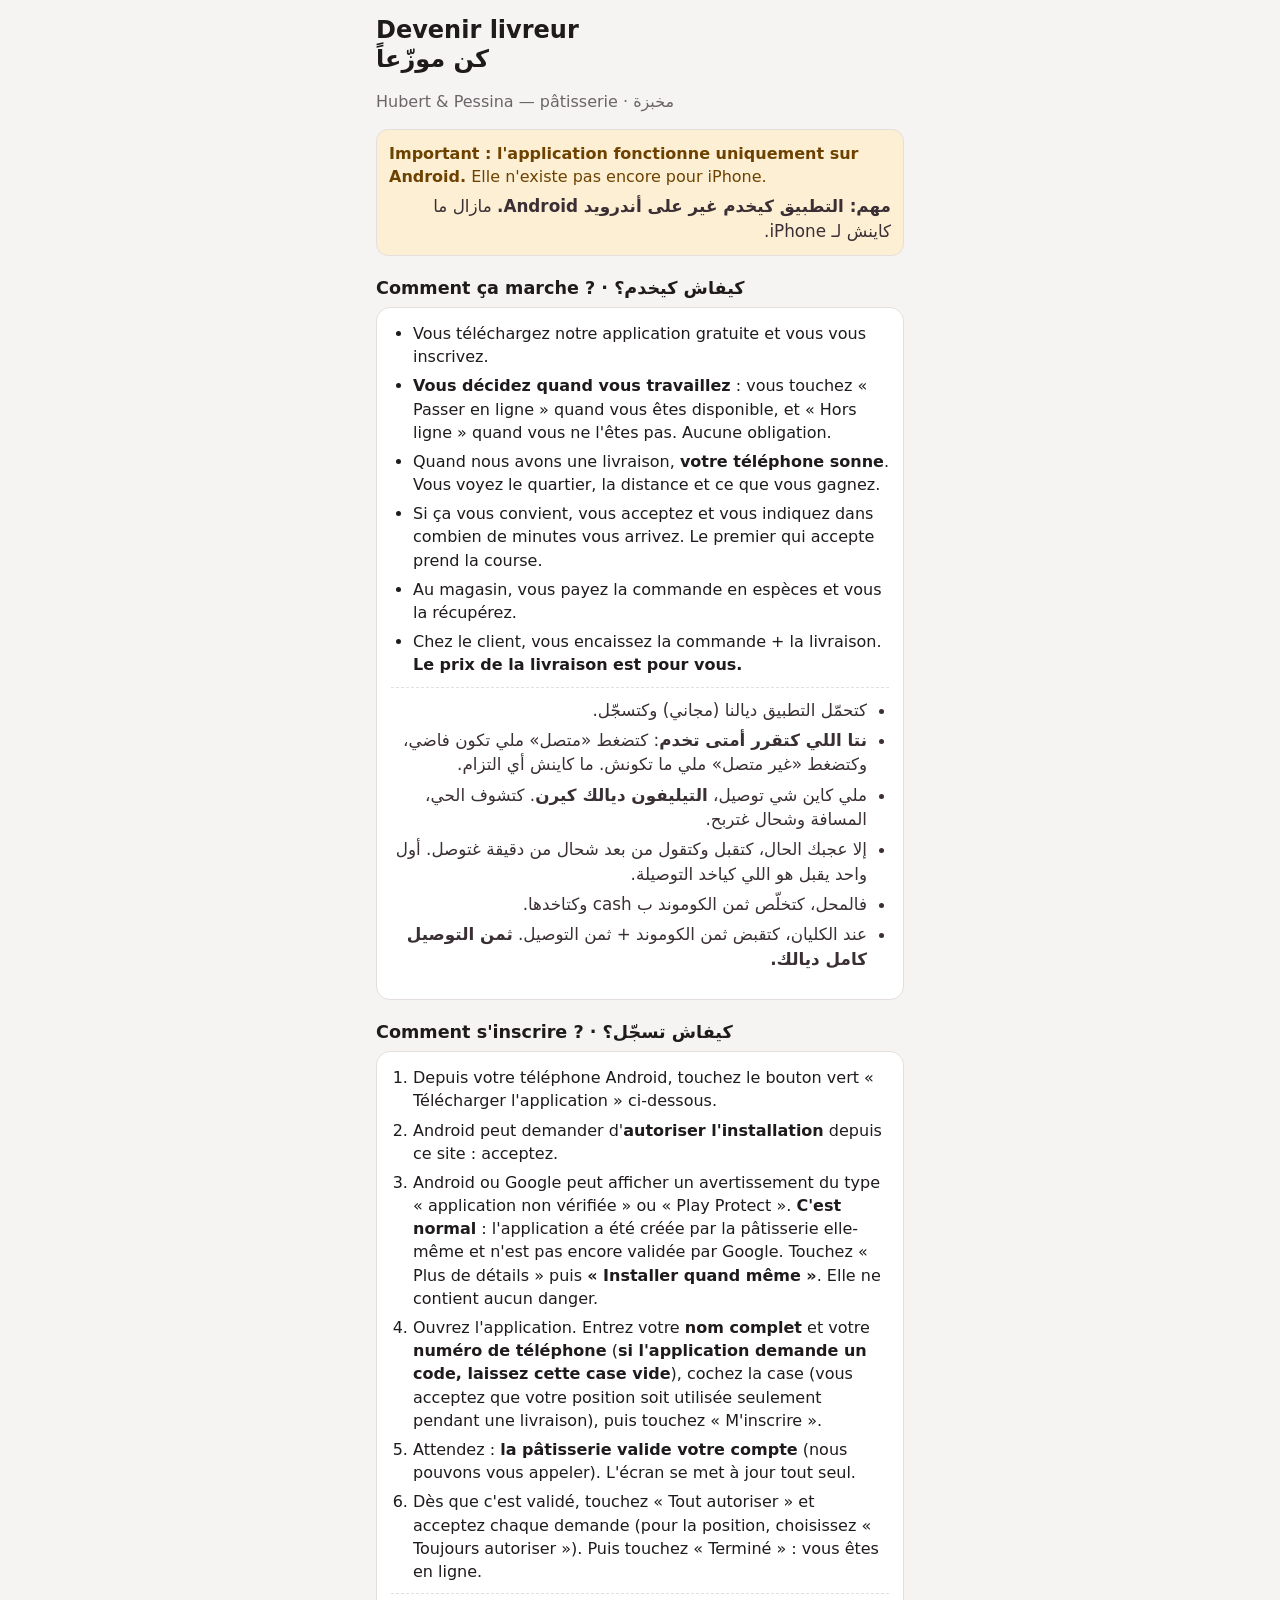
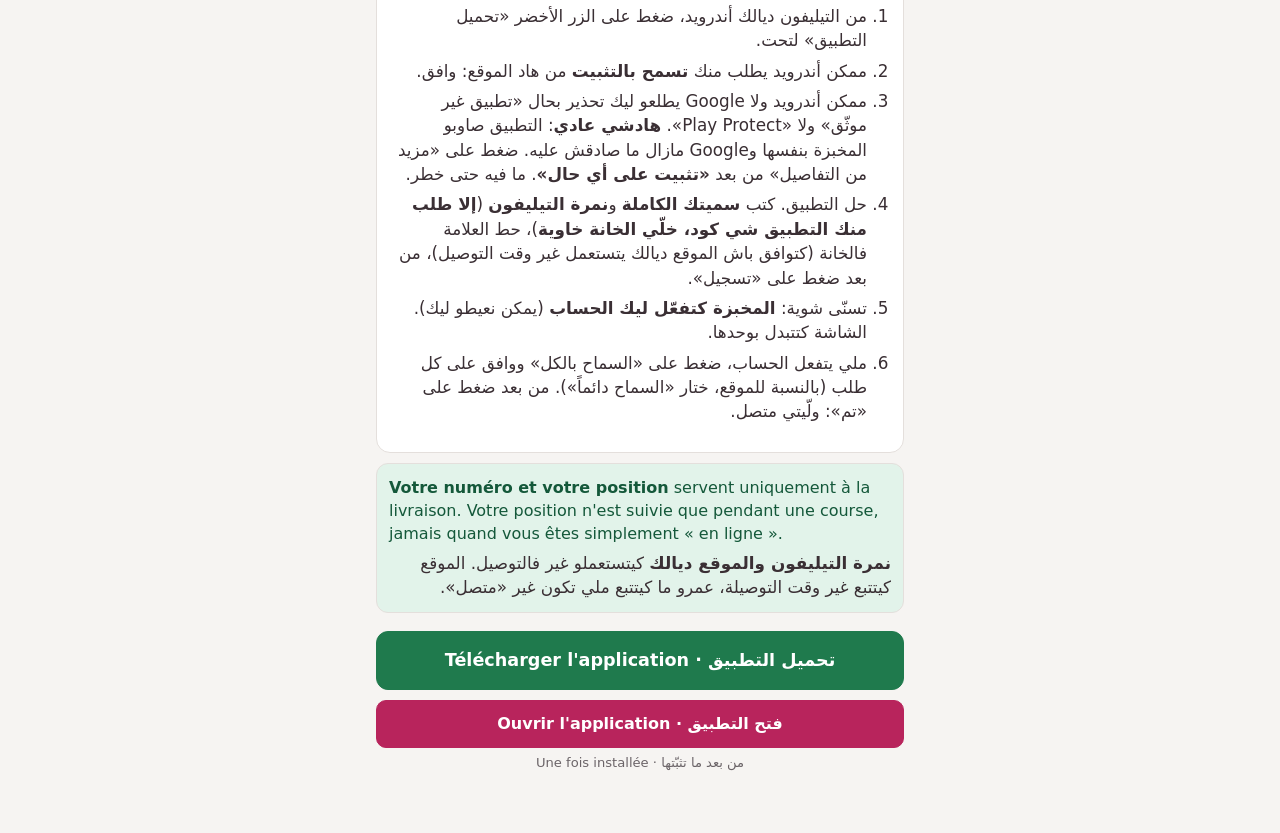
<file: guide.html>
<!doctype html>
<html lang="fr" dir="ltr">
<head>
  <meta charset="utf-8">
  <meta name="viewport" content="width=device-width, initial-scale=1">
  <meta name="robots" content="noindex">
  <title>Devenir livreur — Hubert &amp; Pessina</title>
  <link rel="stylesheet" href="style.css">
  <style>
    .guide { max-width: 560px; margin: 0 auto; padding: 16px 16px 48px; }
    .guide h1 { font-size: 1.5rem; margin-bottom: 4px; }
    .guide h2 { font-size: 1.1rem; margin: 22px 0 8px; }
    .pair { margin-bottom: 14px; }
    .pair .fr { margin: 0 0 6px; }
    .pair .ar { margin: 0; direction: rtl; text-align: right; font-size: 1.05rem; color: #3a2f34; }
    .pair ol, .pair ul { margin: 0; padding-inline-start: 22px; }
    .pair .ar ol, .pair .ar ul { padding-inline-start: 0; padding-inline-end: 22px; }
    .pair li { margin-bottom: 6px; }
    .warn { background: var(--warn-bg); color: #6d4200; border-radius: 12px; padding: 12px; }
    .ok { background: var(--ok-bg); color: #14583a; border-radius: 12px; padding: 12px; }
    .cta { margin-top: 18px; }
    hr.sep { border: 0; border-top: 1px dashed var(--line); margin: 10px 0; }
  </style>
</head>
<body>
  <div class="guide">
    <h1>Devenir livreur<br><span dir="rtl">كن موزّعاً</span></h1>
    <p class="muted">Hubert &amp; Pessina — pâtisserie · <span dir="rtl">مخبزة</span></p>

    <div class="card warn">
      <div class="pair" style="margin:0">
        <p class="fr"><b>Important : l'application fonctionne uniquement sur Android.</b> Elle n'existe pas encore pour iPhone.</p>
        <p class="ar"><b>مهم: التطبيق كيخدم غير على أندرويد <bdi>Android</bdi>.</b> مازال ما كاينش لـ <bdi>iPhone</bdi>.</p>
      </div>
    </div>

    <h2>Comment ça marche ? · <span dir="rtl">كيفاش كيخدم؟</span></h2>
    <div class="card">
      <div class="pair">
        <ul class="fr">
          <li>Vous téléchargez notre application gratuite et vous vous inscrivez.</li>
          <li><b>Vous décidez quand vous travaillez</b> : vous touchez « Passer en ligne » quand vous êtes disponible, et « Hors ligne » quand vous ne l'êtes pas. Aucune obligation.</li>
          <li>Quand nous avons une livraison, <b>votre téléphone sonne</b>. Vous voyez le quartier, la distance et ce que vous gagnez.</li>
          <li>Si ça vous convient, vous acceptez et vous indiquez dans combien de minutes vous arrivez. Le premier qui accepte prend la course.</li>
          <li>Au magasin, vous payez la commande en espèces et vous la récupérez.</li>
          <li>Chez le client, vous encaissez la commande + la livraison. <b>Le prix de la livraison est pour vous.</b></li>
        </ul>
        <hr class="sep">
        <ul class="ar">
          <li>كتحمّل التطبيق ديالنا (مجاني) وكتسجّل.</li>
          <li><b>نتا اللي كتقرر أمتى تخدم</b>: كتضغط «متصل» ملي تكون فاضي، وكتضغط «غير متصل» ملي ما تكونش. ما كاينش أي التزام.</li>
          <li>ملي كاين شي توصيل، <b>التيليفون ديالك كيرن</b>. كتشوف الحي، المسافة وشحال غتربح.</li>
          <li>إلا عجبك الحال، كتقبل وكتقول من بعد شحال من دقيقة غتوصل. أول واحد يقبل هو اللي كياخد التوصيلة.</li>
          <li>فالمحل، كتخلّص ثمن الكوموند ب cash وكتاخدها.</li>
          <li>عند الكليان، كتقبض ثمن الكوموند + ثمن التوصيل. <b>ثمن التوصيل كامل ديالك.</b></li>
        </ul>
      </div>
    </div>

    <h2>Comment s'inscrire ? · <span dir="rtl">كيفاش تسجّل؟</span></h2>
    <div class="card">
      <div class="pair">
        <ol class="fr">
          <li>Depuis votre téléphone Android, touchez le bouton vert « Télécharger l'application » ci-dessous.</li>
          <li>Android peut demander d'<b>autoriser l'installation</b> depuis ce site : acceptez.</li>
          <li>Android ou Google peut afficher un avertissement du type « application non vérifiée » ou « Play Protect ». <b>C'est normal</b> : l'application a été créée par la pâtisserie elle-même et n'est pas encore validée par Google. Touchez « Plus de détails » puis <b>« Installer quand même »</b>. Elle ne contient aucun danger.</li>
          <li>Ouvrez l'application. Entrez votre <b>nom complet</b> et votre <b>numéro de téléphone</b> (<b>si l'application demande un code, laissez cette case vide</b>), cochez la case (vous acceptez que votre position soit utilisée seulement pendant une livraison), puis touchez « M'inscrire ».</li>
          <li>Attendez : <b>la pâtisserie valide votre compte</b> (nous pouvons vous appeler). L'écran se met à jour tout seul.</li>
          <li>Dès que c'est validé, touchez « Tout autoriser » et acceptez chaque demande (pour la position, choisissez « Toujours autoriser »). Puis touchez « Terminé » : vous êtes en ligne.</li>
        </ol>
        <hr class="sep">
        <ol class="ar">
          <li>من التيليفون ديالك أندرويد، ضغط على الزر الأخضر «تحميل التطبيق» لتحت.</li>
          <li>ممكن أندرويد يطلب منك <b>تسمح بالتثبيت</b> من هاد الموقع: وافق.</li>
          <li>ممكن أندرويد ولا Google يطلعو ليك تحذير بحال «تطبيق غير موثّق» ولا «Play Protect». <b>هادشي عادي</b>: التطبيق صاوبو المخبزة بنفسها وGoogle مازال ما صادقش عليه. ضغط على «مزيد من التفاصيل» من بعد <b>«تثبيت على أي حال»</b>. ما فيه حتى خطر.</li>
          <li>حل التطبيق. كتب <b>سميتك الكاملة</b> و<b>نمرة التيليفون</b> (<b>إلا طلب منك التطبيق شي كود، خلّي الخانة خاوية</b>)، حط العلامة فالخانة (كتوافق باش الموقع ديالك يتستعمل غير وقت التوصيل)، من بعد ضغط على «تسجيل».</li>
          <li>تسنّى شوية: <b>المخبزة كتفعّل ليك الحساب</b> (يمكن نعيطو ليك). الشاشة كتتبدل بوحدها.</li>
          <li>ملي يتفعل الحساب، ضغط على «السماح بالكل» ووافق على كل طلب (بالنسبة للموقع، ختار «السماح دائماً»). من بعد ضغط على «تم»: ولّيتي متصل.</li>
        </ol>
      </div>
    </div>

    <div class="card ok">
      <div class="pair" style="margin:0">
        <p class="fr"><b>Votre numéro et votre position</b> servent uniquement à la livraison. Votre position n'est suivie que pendant une course, jamais quand vous êtes simplement « en ligne ».</p>
        <p class="ar"><b>نمرة التيليفون والموقع ديالك</b> كيتستعملو غير فالتوصيل. الموقع كيتتبع غير وقت التوصيلة، عمرو ما كيتتبع ملي تكون غير «متصل».</p>
      </div>
    </div>

    <div class="cta">
      <a class="btn ok block" id="dl" style="font-size:1.1rem;padding:16px">Télécharger l'application · تحميل التطبيق</a>
      <a class="btn primary block" id="open" style="margin-top:10px">Ouvrir l'application · فتح التطبيق</a>
      <p class="hint" style="text-align:center">Une fois installée · من بعد ما تثبّتها</p>
    </div>
  </div>
  <script src="config.js"></script>
  <script>
    const cfg = window.APP_CONFIG || {}
    document.getElementById('dl').href = cfg.APK_URL || '#'
    document.getElementById('open').href = 'hpdispatch://join?t=PUBLIC'
  </script>
</body>
</html>
</file>
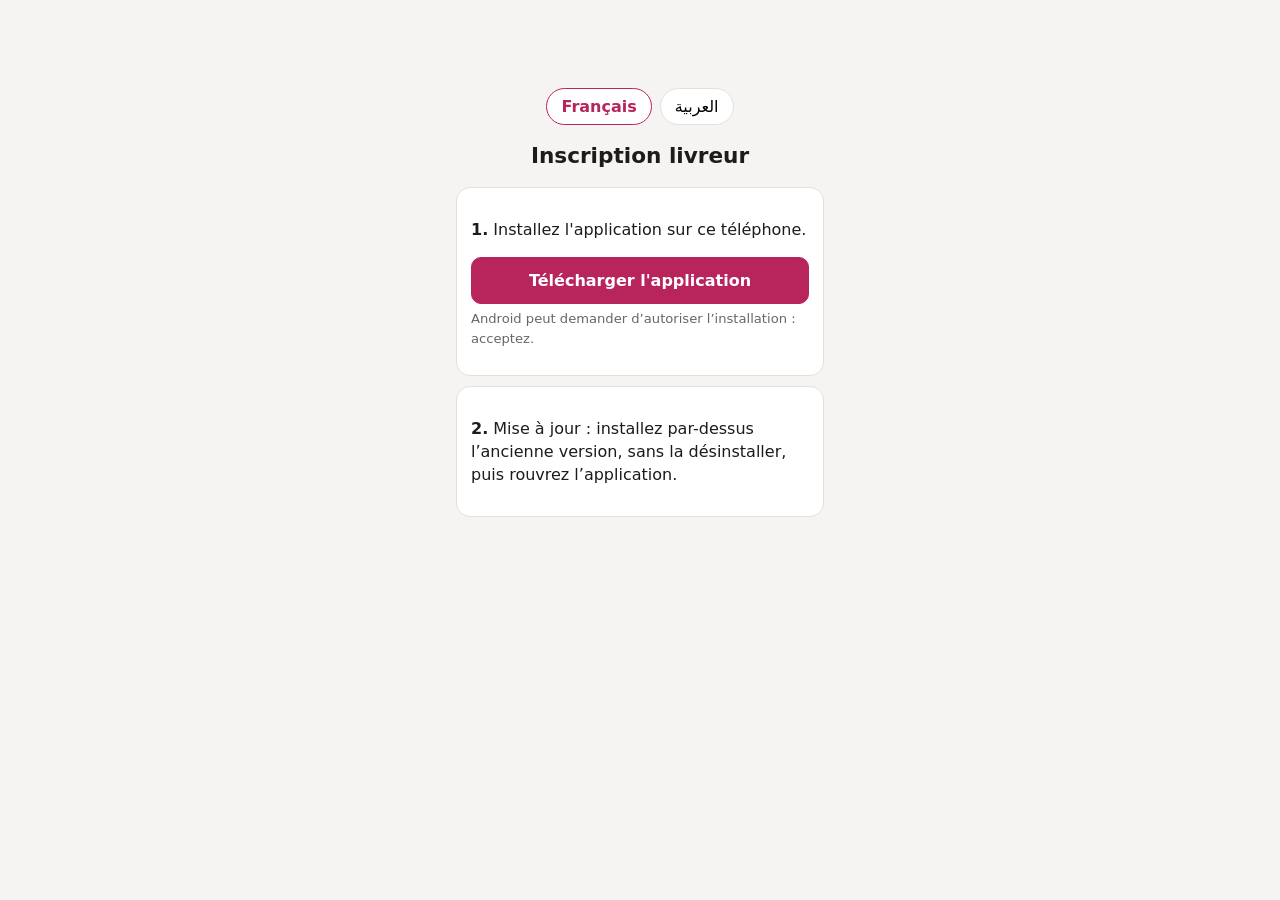
<file: join.html>
<!doctype html>
<html lang="fr" dir="ltr">
<head>
  <meta charset="utf-8">
  <meta name="viewport" content="width=device-width, initial-scale=1">
  <meta name="robots" content="noindex">
  <title>Inscription livreur</title>
  <link rel="stylesheet" href="style.css?v=1795444835">
</head>
<body>
  <!-- Page ouverte quand un livreur scanne le QR code de la pâtisserie. -->
  <div class="login">
    <div class="langs">
      <button data-l="fr">Français</button>
      <button data-l="ar">العربية</button>
    </div>
    <h1 id="title"></h1>
    <div class="card">
      <p><b>1.</b> <span id="s1"></span></p>
      <a class="btn primary block" id="dl"></a>
      <p class="hint" id="s1h"></p>
    </div>
    <div class="card">
      <p><b>2.</b> <span id="s2"></span></p>
      <a class="btn ok block" id="open"></a>
      <p class="hint" id="s2h"></p>
      <p class="qr"><span class="code" id="code"></span></p>
    </div>
  </div>
  <script src="config.js?v=1795444835"></script>
  <script>
    const T = {
      fr: {
        title: 'Inscription livreur',
        s1: "Installez l'application sur ce téléphone.",
        dl: "Télécharger l'application",
        soon: "L'application n'est pas encore disponible.",
        s1h: 'Android peut demander d’autoriser l’installation : acceptez.',
        s2: "Une fois installée, ouvrez-la avec ce bouton.",
        open: "Ouvrir l'application",
        s2h: 'Si le bouton ne marche pas, ouvrez l’application et tapez ce code :',
        nocode: 'Code manquant : scannez de nouveau le QR code.',
        upd: 'Mise à jour : installez par-dessus l’ancienne version, sans la désinstaller, puis rouvrez l’application.',
      },
      ar: {
        title: 'تسجيل الموزّع',
        s1: 'ثبّت التطبيق على هذا الهاتف.',
        dl: 'تحميل التطبيق',
        soon: 'التطبيق غير متوفر بعد.',
        s1h: 'قد يطلب أندرويد السماح بالتثبيت: وافق.',
        s2: 'بعد التثبيت، افتحه بهذا الزر.',
        open: 'فتح التطبيق',
        s2h: 'إذا لم يعمل الزر، افتح التطبيق واكتب هذا الرمز:',
        nocode: 'الرمز ناقص: امسح رمز QR من جديد.',
        upd: 'تحديث: ثبّت فوق النسخة القديمة دون حذفها، ثم افتح التطبيق.',
      },
    }
    const token = (location.hash.slice(1) || new URLSearchParams(location.search).get('t') || '').toUpperCase().replace(/[^A-Z0-9]/g, '').slice(0, 12)
    const apk = (window.APP_CONFIG || {}).APK_URL
    const $ = (id) => document.getElementById(id)
    function show(l) {
      const t = T[l]
      document.documentElement.lang = l
      document.documentElement.dir = l === 'ar' ? 'rtl' : 'ltr'
      document.title = t.title
      $('title').textContent = t.title
      $('s1').textContent = t.s1
      $('s1h').textContent = apk ? t.s1h : t.soon
      $('dl').textContent = t.dl
      $('s2').textContent = token ? t.s2 : t.upd
      $('open').textContent = t.open
      $('s2h').textContent = token ? t.s2h : ''
      document.querySelectorAll('[data-l]').forEach((b) => b.classList.toggle('on', b.dataset.l === l))
    }
    if (apk) $('dl').href = apk
    else $('dl').style.display = 'none'
    $('code').textContent = token
    if (token) $('open').href = 'hpdispatch://join?t=' + token
    else $('open').style.display = 'none'
    document.querySelectorAll('[data-l]').forEach((b) => b.addEventListener('click', () => show(b.dataset.l)))
    show((navigator.language || 'fr').startsWith('ar') ? 'ar' : 'fr')
  </script>
</body>
</html>
</file>
<file: style.css>
:root {
  --bg: #f6f4f2;
  --card: #ffffff;
  --text: #1f1a1c;
  --muted: #6b6468;
  --line: #e4dfdc;
  --brand: #b8245c;
  --brand-ink: #ffffff;
  --ok: #1f7a4d;
  --ok-bg: #e2f3ea;
  --warn: #9a5b00;
  --warn-bg: #fdefd3;
  --bad: #b3261e;
  --bad-bg: #fbe4e2;
  --info: #1c5fa8;
  --info-bg: #e1edfa;
  --idle-bg: #ece8e6;
  --radius: 14px;
}
* { box-sizing: border-box; }
html, body { margin: 0; }
body {
  background: var(--bg);
  color: var(--text);
  font: 16px/1.45 system-ui, -apple-system, "Segoe UI", Roboto, "Noto Sans Arabic", sans-serif;
  -webkit-text-size-adjust: 100%;
}
h1, h2, h3 { margin: 0; line-height: 1.2; }
h1 { font-size: 1.35rem; }
h2 { font-size: 1.1rem; }
h3 { font-size: .8rem; text-transform: uppercase; letter-spacing: .04em; color: var(--muted); margin: 20px 0 8px; }
[dir="rtl"] h3 { letter-spacing: 0; font-size: .9rem; }
a { color: var(--brand); }
.muted { color: var(--muted); }
.small { font-size: .875rem; }
.num { font-variant-numeric: tabular-nums; direction: ltr; unicode-bidi: isolate; }

/* Structure */
.shell { max-width: 760px; margin: 0 auto; padding: 16px 16px 96px; }
.topbar { display: flex; align-items: center; justify-content: space-between; gap: 12px; margin-bottom: 14px; }
.nav {
  position: fixed; inset-inline: 0; bottom: 0; z-index: 20;
  display: flex; background: var(--card); border-top: 1px solid var(--line);
  padding-bottom: env(safe-area-inset-bottom);
}
.nav button {
  flex: 1; border: 0; background: none; padding: 10px 2px 9px; font: inherit; font-size: .72rem;
  color: var(--muted); display: flex; flex-direction: column; align-items: center; gap: 3px; cursor: pointer; min-width: 0;
}
.nav button svg { width: 24px; height: 24px; }
.nav button.on { color: var(--brand); font-weight: 600; }
.nav .badge {
  position: absolute; margin-inline-start: 22px; margin-top: -4px; background: var(--bad); color: #fff;
  border-radius: 10px; font-size: .68rem; min-width: 18px; height: 18px; line-height: 18px; padding: 0 5px;
}
.banner { background: var(--info-bg); color: var(--info); padding: 8px 16px; font-size: .85rem; text-align: center; }

/* Cartes */
.card { background: var(--card); border: 1px solid var(--line); border-radius: var(--radius); padding: 14px; margin-bottom: 10px; }
button.card { display: block; width: 100%; text-align: start; font: inherit; color: inherit; cursor: pointer; }
button.card:active { background: #faf8f7; }
.row { display: flex; align-items: center; justify-content: space-between; gap: 10px; }
.row > .grow { flex: 1; min-width: 0; }
.title { font-weight: 600; overflow-wrap: anywhere; }
.empty { text-align: center; color: var(--muted); padding: 36px 12px; }

.chip { display: inline-block; padding: 3px 10px; border-radius: 999px; font-size: .78rem; font-weight: 600; white-space: nowrap; background: var(--idle-bg); color: var(--muted); }
.chip.broadcast, .chip.pending { background: var(--warn-bg); color: var(--warn); }
.chip.accepted, .chip.at_shop, .chip.picked_up { background: var(--info-bg); color: var(--info); }
.chip.delivered, .chip.active { background: var(--ok-bg); color: var(--ok); }
.chip.cancelled, .chip.blocked, .chip.rejected, .chip.late { background: var(--bad-bg); color: var(--bad); }
.dot { display: inline-block; width: 9px; height: 9px; border-radius: 50%; background: #b9b2b5; margin-inline-end: 6px; }
.dot.on { background: var(--ok); }
.dot.busy { background: var(--info); }

.alert { border-color: var(--bad); background: var(--bad-bg); }
.alert.warn { border-color: #e2b25a; background: var(--warn-bg); }
.alert > .title { color: var(--bad); }
.alert.warn > .title { color: var(--warn); }

/* Boutons */
.btn {
  appearance: none; border: 1px solid var(--line); background: var(--card); color: var(--text);
  border-radius: 10px; padding: 11px 14px; font: inherit; font-weight: 600; cursor: pointer; min-height: 44px;
  text-align: center; text-decoration: none; display: inline-block;
}
.btn.primary { background: var(--brand); border-color: var(--brand); color: var(--brand-ink); }
.btn.ok { background: var(--ok); border-color: var(--ok); color: #fff; }
.btn.danger { color: var(--bad); border-color: #e7b9b5; }
.btn.block { display: block; width: 100%; }
.btn:disabled { opacity: .5; cursor: default; }
.btns { display: flex; flex-wrap: wrap; gap: 8px; margin-top: 10px; }
.btns .btn { flex: 1 1 auto; }
.fab {
  position: fixed; inset-inline-end: 16px; bottom: calc(76px + env(safe-area-inset-bottom)); z-index: 15;
  background: var(--brand); color: #fff; border: 0; border-radius: 999px; padding: 14px 20px; font: inherit; font-weight: 700;
  box-shadow: 0 6px 18px rgba(184, 36, 92, .35); cursor: pointer;
}
.choice { display: grid; grid-template-columns: 1fr 1fr; gap: 8px; margin-top: 10px; }
.choice .btn { display: flex; flex-direction: column; gap: 2px; align-items: center; }
.choice .btn small { font-weight: 400; color: var(--muted); }

/* Formulaires */
label { display: block; font-size: .875rem; font-weight: 600; margin: 14px 0 5px; }
input, textarea, select {
  width: 100%; border: 1px solid #cfc8c5; border-radius: 10px; padding: 11px 12px; font: inherit; background: #fff; color: var(--text);
}
input:focus, textarea:focus, select:focus, .btn:focus-visible { outline: 2px solid var(--brand); outline-offset: 1px; }
input[type="checkbox"] { width: 22px; height: 22px; margin: 0; flex: none; }
.check { display: flex; align-items: center; gap: 10px; margin-top: 14px; font-weight: 600; font-size: .95rem; }
.grid2 { display: grid; grid-template-columns: 1fr 1fr; gap: 0 12px; }
.hint { font-size: .82rem; color: var(--muted); margin-top: 5px; }
.hint.ok { color: var(--ok); }
.hint.bad { color: var(--bad); }
.map { height: 240px; border-radius: 12px; border: 1px solid var(--line); margin-top: 8px; z-index: 0; }
.summary { background: var(--info-bg); border-radius: 12px; padding: 12px; margin-top: 16px; }

/* Montants */
.kv { display: flex; justify-content: space-between; gap: 12px; padding: 6px 0; border-bottom: 1px dashed var(--line); }
.kv:last-child { border-bottom: 0; }
.kv b { white-space: nowrap; }
.kv.strong { font-weight: 700; }

/* Fenêtre de détail */
.modal { position: fixed; inset: 0; z-index: 30; background: rgba(30, 20, 25, .45); display: flex; align-items: flex-end; justify-content: center; }
.sheet {
  background: var(--bg); width: 100%; max-width: 620px; max-height: 92vh; overflow: auto;
  border-radius: 18px 18px 0 0; padding: 16px 16px calc(24px + env(safe-area-inset-bottom));
}
@media (min-width: 700px) {
  .modal { align-items: center; }
  .sheet { border-radius: 18px; }
}
.timeline { list-style: none; margin: 0; padding: 0; }
.timeline li { display: flex; gap: 10px; padding: 5px 0; font-size: .92rem; }
.timeline time { color: var(--muted); flex: none; min-width: 46px; }

.stats { display: grid; grid-template-columns: repeat(auto-fit, minmax(92px, 1fr)); gap: 8px; }
.stat { background: var(--card); border: 1px solid var(--line); border-radius: 12px; padding: 10px; text-align: center; }
.stat b { display: block; font-size: 1.25rem; }
.stat span { font-size: .78rem; color: var(--muted); }
.stars { display: flex; gap: 4px; direction: ltr; justify-content: center; }
.stars button { border: 0; background: none; font-size: 2rem; line-height: 1; color: #cfc8c5; cursor: pointer; padding: 4px; }
.stars button.on { color: #e0a100; }

.tablewrap { overflow-x: auto; }
table { width: 100%; border-collapse: collapse; font-size: .92rem; }
th, td { text-align: start; padding: 8px 6px; border-bottom: 1px solid var(--line); }
td.n, th.n { text-align: end; white-space: nowrap; }

.qr { text-align: center; }
.qr svg { width: min(280px, 80vw); height: auto; background: #fff; border-radius: 12px; }
.qr .code { font-size: 1.6rem; letter-spacing: .18em; font-weight: 700; direction: ltr; }

.login { max-width: 400px; margin: 8vh auto 0; padding: 16px; }
.login h1 { text-align: center; margin-bottom: 18px; }
.langs { display: flex; justify-content: center; gap: 8px; margin-bottom: 18px; }
.langs button { border: 1px solid var(--line); background: var(--card); border-radius: 999px; padding: 6px 14px; font: inherit; cursor: pointer; }
.langs button.on { border-color: var(--brand); color: var(--brand); font-weight: 600; }
.linkbtn { border: 0; background: none; color: var(--brand); font: inherit; text-decoration: underline; cursor: pointer; padding: 10px 0; }

#toast {
  position: fixed; inset-inline: 16px; bottom: calc(88px + env(safe-area-inset-bottom)); z-index: 50;
  margin: 0 auto; max-width: 480px; background: #1f1a1c; color: #fff; padding: 12px 16px; border-radius: 12px;
  opacity: 0; pointer-events: none; transition: opacity .2s; text-align: center;
}
#toast.show { opacity: 1; }
@media (prefers-reduced-motion: reduce) { #toast { transition: none; } }
</file>
